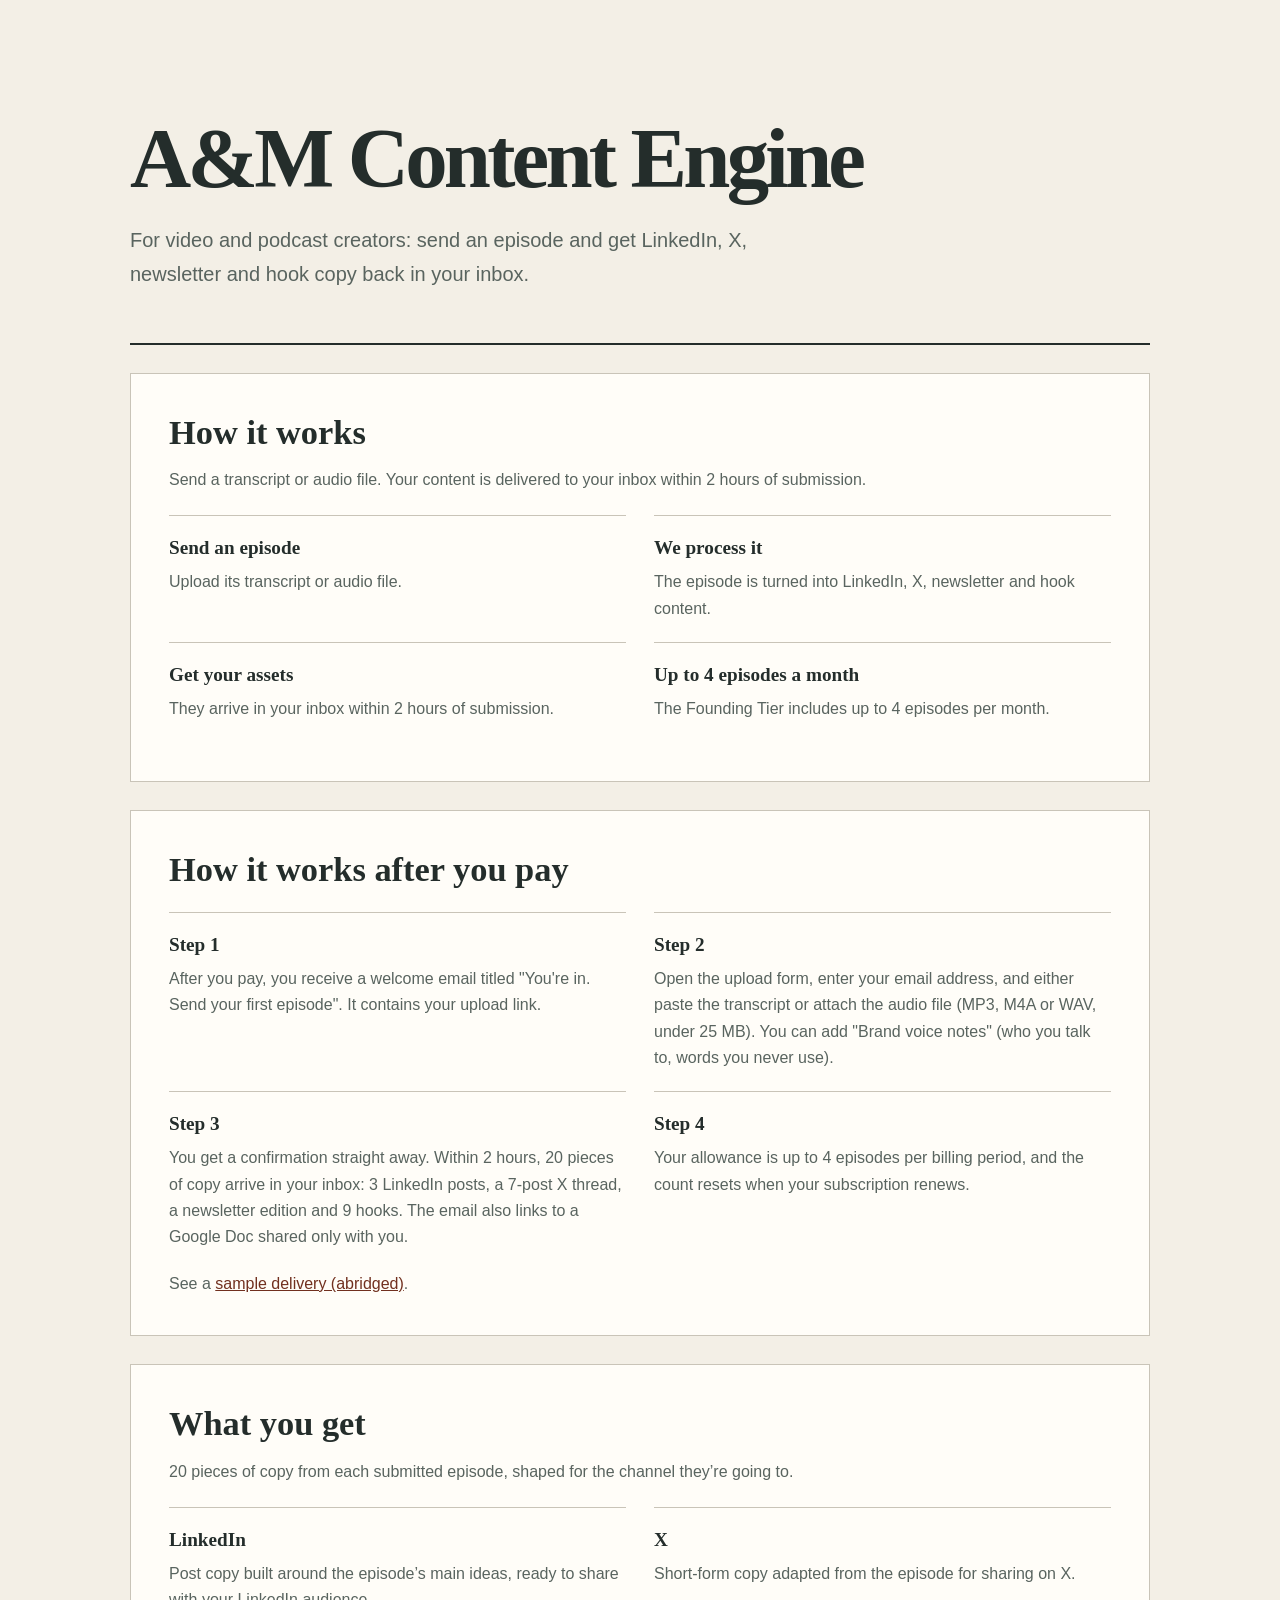
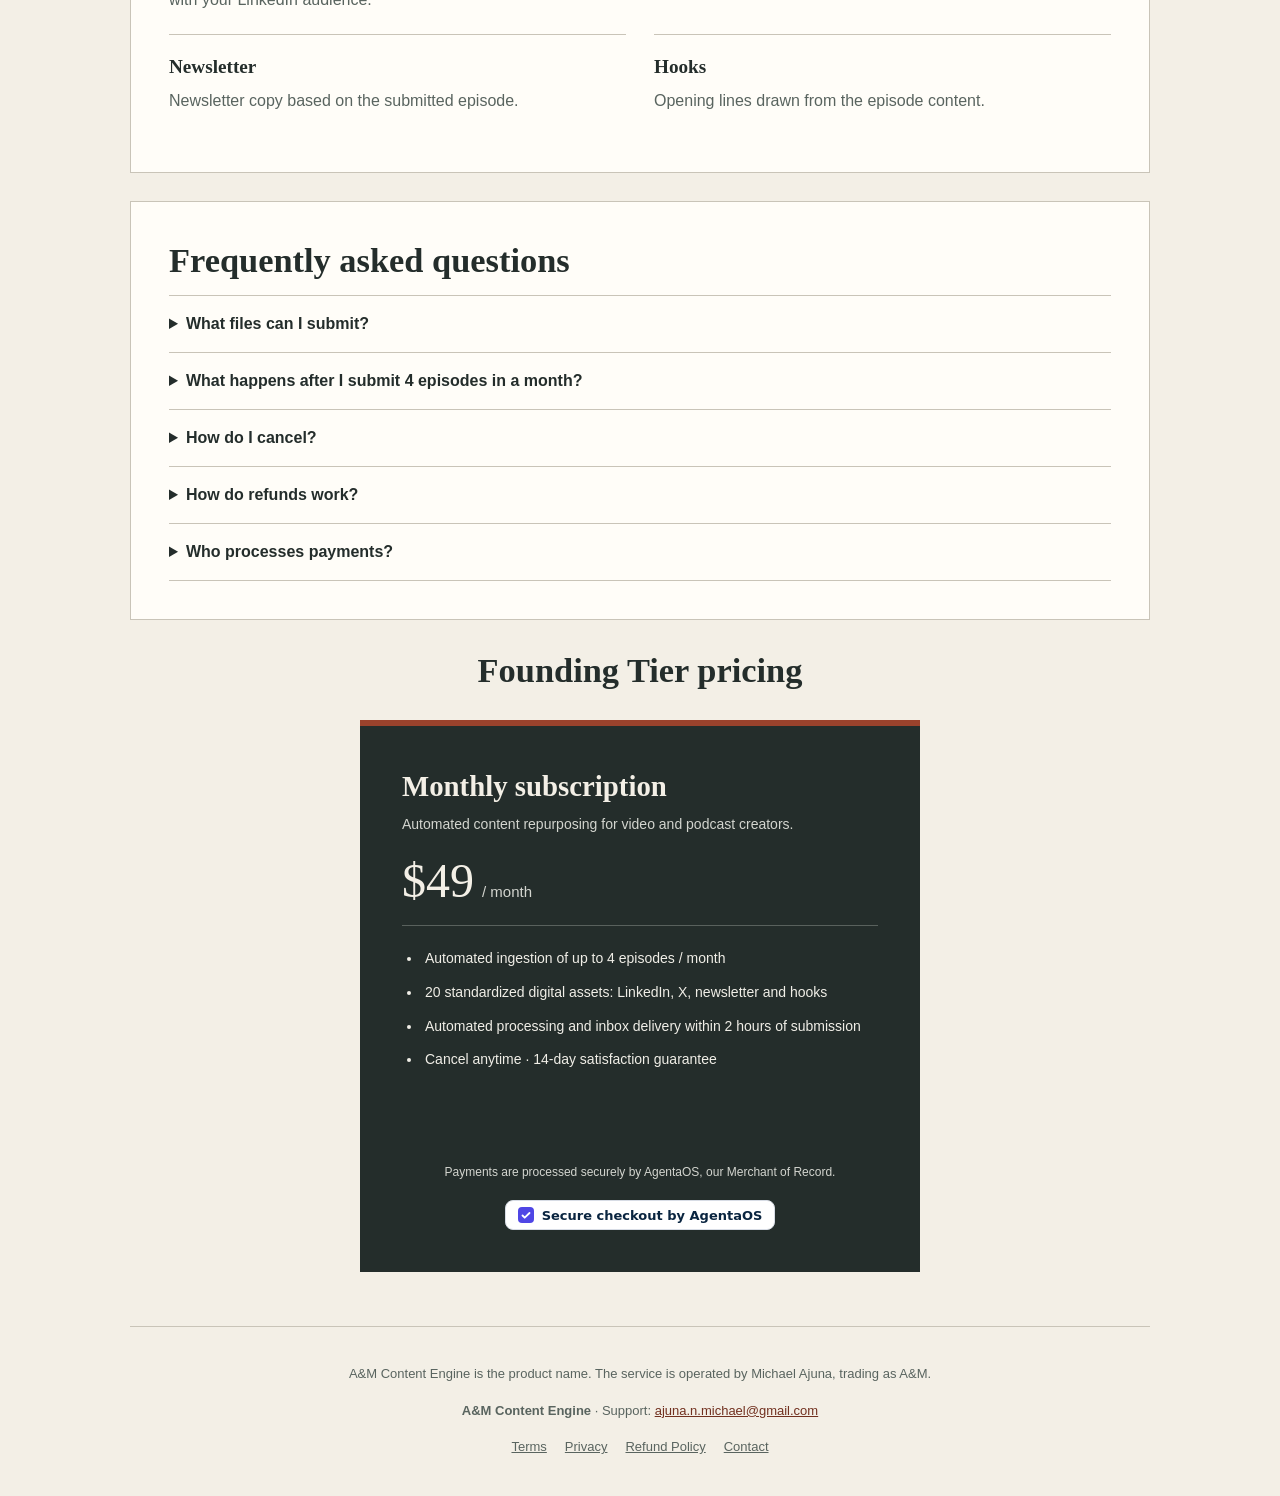
<file: index.html>
<!DOCTYPE html>
<html lang="en">
<head>
  <meta charset="UTF-8">
  <meta name="viewport" content="width=device-width, initial-scale=1.0">
  <meta name="description" content="Turn long-form video and podcast episodes into LinkedIn, X, newsletter and hook content. Founding Tier: $49/month.">
  <title>A&amp;M Content Engine — Founding Tier</title>
  <style>
    :root {
      --paper: #f3efe6;
      --surface: #fffdf8;
      --ink: #242d2b;
      --muted: #59645f;
      --accent: #9a422c;
      --accent-dark: #71301f;
      --line: #c9c4b8;
      --soft: #e8e2d6;
    }
    * { box-sizing: border-box; }
    html { scroll-behavior: smooth; }
    body {
      margin: 0;
      min-height: 100vh;
      padding: 28px;
      background: var(--paper);
      color: var(--ink);
      font-family: "Trebuchet MS", Arial, sans-serif;
      line-height: 1.6;
    }
    h1, h2, h3, .price { font-family: Georgia, "Times New Roman", serif; }
    a { color: var(--accent-dark); }
    a:focus-visible, summary:focus-visible {
      outline: 3px solid var(--accent);
      outline-offset: 4px;
      border-radius: 2px;
    }
    main, .site-footer { width: min(100%, 1020px); margin-inline: auto; }
    .hero { padding: clamp(42px, 8vw, 88px) 0 52px; border-bottom: 2px solid var(--ink); }
    h1 { max-width: 760px; font-size: clamp(2.6rem, 7vw, 5.3rem); line-height: 1; letter-spacing: -.045em; margin: 0 0 22px; }
    .hero p { max-width: 690px; color: var(--muted); font-size: clamp(1.05rem, 2vw, 1.25rem); line-height: 1.7; margin: 0; }
    .section { margin: 28px 0; padding: clamp(22px, 4vw, 38px); background: var(--surface); border: 1px solid var(--line); }
    h2 { font-size: clamp(1.65rem, 3vw, 2.15rem); line-height: 1.2; margin: 0 0 14px; }
    h3 { font-size: 1.2rem; line-height: 1.3; margin: 0 0 8px; }
    .section-intro, .content-card p, .faq p { color: var(--muted); line-height: 1.65; }
    .section-intro { max-width: 720px; margin: 0; }
    .steps, .asset-grid { display: grid; grid-template-columns: repeat(2, minmax(0, 1fr)); gap: 0 28px; margin-top: 22px; }
    .content-card { min-width: 0; padding: 20px 0; border-top: 1px solid var(--line); }
    .content-card p { margin: 0; }
    .faq-list { display: grid; gap: 0; }
    details { border-top: 1px solid var(--line); padding: 16px 0; }
    details:last-child { border-bottom: 1px solid var(--line); }
    summary { cursor: pointer; font-weight: 700; line-height: 1.5; }
    details p { margin: 10px 0 0; }
    .pricing-wrap { display: flex; justify-content: center; padding: 10px 0 30px; }
    .card { width: 100%; max-width: 560px; padding: clamp(24px, 5vw, 42px); background: var(--ink); color: var(--paper); border-top: 6px solid var(--accent); }
    .card h3 { font-size: 1.8rem; margin: 0 0 8px; }
    .description { color: #d3d5cf; font-size: 14px; line-height: 1.6; margin: 0 0 22px; }
    .price-box { display: flex; align-items: baseline; gap: 8px; margin-bottom: 22px; padding-bottom: 20px; border-bottom: 1px solid #59615d; }
    .price { font-size: 3rem; line-height: 1; }
    .period { color: #d3d5cf; font-size: 15px; }
    .features { margin: 0 0 30px; padding-left: 20px; display: flex; flex-direction: column; gap: 12px; }
    .features li { padding-left: 3px; color: #f0eee7; font-size: 14px; line-height: 1.55; }
    .footer-note { margin: 14px 0 0; color: #d3d5cf; text-align: center; font-size: 12px; line-height: 1.6; }
    #checkout { min-height: 48px; }
    .site-footer { border-top: 1px solid var(--line); margin-top: 24px; padding: 22px 0 10px; text-align: center; color: var(--muted); font-size: 13px; line-height: 1.8; }
    .footer-links { display: flex; flex-wrap: wrap; justify-content: center; gap: 8px 18px; margin-top: 8px; }
    .footer-links a { color: var(--muted); }
    .footer-links a:hover, .footer-links a:focus-visible { color: var(--accent-dark); text-decoration-thickness: 2px; }
    @media (max-width: 600px) {
      body { padding: 16px; }
      .hero { padding-top: 42px; padding-bottom: 34px; }
      .steps, .asset-grid { grid-template-columns: 1fr; }
      .section { margin: 20px 0; }
    }
  </style>
</head>
<body>
  <main>
    <section class="hero" aria-labelledby="page-title">
      <h1 id="page-title">A&amp;M Content Engine</h1>
      <p>For video and podcast creators: send an episode and get LinkedIn, X, newsletter and hook copy back in your inbox.</p>
    </section>

    <section class="section" aria-labelledby="how-it-works">
      <h2 id="how-it-works">How it works</h2>
      <p class="section-intro">Send a transcript or audio file. Your content is delivered to your inbox within 2 hours of submission.</p>
      <div class="steps">
        <article class="content-card"><h3>Send an episode</h3><p>Upload its transcript or audio file.</p></article>
        <article class="content-card"><h3>We process it</h3><p>The episode is turned into LinkedIn, X, newsletter and hook content.</p></article>
        <article class="content-card"><h3>Get your assets</h3><p>They arrive in your inbox within 2 hours of submission.</p></article>
        <article class="content-card"><h3>Up to 4 episodes a month</h3><p>The Founding Tier includes up to 4 episodes per month.</p></article>
      </div>
    </section>

    <section class="section" aria-labelledby="after-you-pay">
      <h2 id="after-you-pay">How it works after you pay</h2>
      <div class="steps">
        <article class="content-card"><h3>Step 1</h3><p>After you pay, you receive a welcome email titled "You're in. Send your first episode". It contains your upload link.</p></article>
        <article class="content-card"><h3>Step 2</h3><p>Open the upload form, enter your email address, and either paste the transcript or attach the audio file (MP3, M4A or WAV, under 25 MB). You can add "Brand voice notes" (who you talk to, words you never use).</p></article>
        <article class="content-card"><h3>Step 3</h3><p>You get a confirmation straight away. Within 2 hours, 20 pieces of copy arrive in your inbox: 3 LinkedIn posts, a 7-post X thread, a newsletter edition and 9 hooks. The email also links to a Google Doc shared only with you.</p></article>
        <article class="content-card"><h3>Step 4</h3><p>Your allowance is up to 4 episodes per billing period, and the count resets when your subscription renews.</p></article>
      </div>
      <p class="section-intro">See a <a href="sample.html">sample delivery (abridged)</a>.</p>
    </section>

    <section class="section" aria-labelledby="what-you-get">
      <h2 id="what-you-get">What you get</h2>
      <p class="section-intro">20 pieces of copy from each submitted episode, shaped for the channel they’re going to.</p>
      <div class="asset-grid">
        <article class="content-card"><h3>LinkedIn</h3><p>Post copy built around the episode’s main ideas, ready to share with your LinkedIn audience.</p></article>
        <article class="content-card"><h3>X</h3><p>Short-form copy adapted from the episode for sharing on X.</p></article>
        <article class="content-card"><h3>Newsletter</h3><p>Newsletter copy based on the submitted episode.</p></article>
        <article class="content-card"><h3>Hooks</h3><p>Opening lines drawn from the episode content.</p></article>
      </div>
    </section>

    <section class="section faq" aria-labelledby="faq-heading">
      <h2 id="faq-heading">Frequently asked questions</h2>
      <div class="faq-list">
        <details><summary>What files can I submit?</summary><p>Upload an episode transcript or an audio file.</p></details>
        <details><summary>What happens after I submit 4 episodes in a month?</summary><p>The tier currently includes up to 4 episodes per month. Additional episodes are not included in that monthly allowance.</p></details>
        <details><summary>How do I cancel?</summary><p>To cancel, use the cancel link in your welcome email (it includes your personal cancel code), or reply to that email with 'Cancel'. Cancelling stops the next renewal. You keep access until the end of the period you have paid for, and you will not be charged again.</p></details>
        <details><summary>How do refunds work?</summary><p>The plan includes a 14-day satisfaction guarantee. To request a refund, email <a href="mailto:ajuna.n.michael@gmail.com">ajuna.n.michael@gmail.com</a>.</p></details>
        <details><summary>Who processes payments?</summary><p>AgentaOS processes payments as our Merchant of Record.</p></details>
      </div>
    </section>

    <section aria-labelledby="pricing-heading">
      <h2 id="pricing-heading" style="text-align:center; margin: 30px 0 18px;">Founding Tier pricing</h2>
      <div class="pricing-wrap">
        <div class="card">
          <h3>Monthly subscription</h3>
          <p class="description">Automated content repurposing for video and podcast creators.</p>
          <div class="price-box"><span class="price">$49</span><span class="period">/ month</span></div>
          <ul class="features">
            <li>Automated ingestion of up to 4 episodes / month</li>
            <li>20 standardized digital assets: LinkedIn, X, newsletter and hooks</li>
            <li>Automated processing and inbox delivery within 2 hours of submission</li>
            <li>Cancel anytime · 14-day satisfaction guarantee</li>
          </ul>
          <div id="checkout"></div>
          <script src="https://app.agentaos.ai/v1/agentaos.js"></script>
          <script>
            AgentaOS.checkout.open({ link: 'https://app.agentaos.ai/pay/CBSPDFWQ1uRnyCPpmZjpYw', target: '#checkout' });
          </script>
          <p class="footer-note">Payments are processed securely by AgentaOS, our Merchant of Record.</p>
          <div style="margin-top: 18px; display: flex; justify-content: center;">
            <a href="https://agentaos.ai/?ref=badge&amp;m=484adb1f616f6763" data-agentaos-badge="484adb1f616f6763" title="Secure checkout by AgentaOS" style="display:inline-flex;align-items:center;gap:8px;padding:6px 12px;border:1px solid #d7dce5;border-radius:8px;background:#fff;color:#0a2540;font:600 13px/1 system-ui,sans-serif;text-decoration:none"><svg width="16" height="16" viewBox="0 0 16 16" aria-hidden="true"><rect width="16" height="16" rx="4" fill="#4f46e5"/><path d="M4.5 8.5l2.2 2.2L11.5 6" fill="none" stroke="#fff" stroke-width="1.8" stroke-linecap="round" stroke-linejoin="round"/></svg><span>Secure checkout by AgentaOS</span></a>
          </div>
        </div>
      </div>
    </section>
  </main>
  <footer class="site-footer">
    <p>A&amp;M Content Engine is the product name. The service is operated by Michael Ajuna, trading as A&amp;M.</p>
    <p><strong>A&amp;M Content Engine</strong> · Support: <a href="mailto:ajuna.n.michael@gmail.com">ajuna.n.michael@gmail.com</a></p>
    <nav class="footer-links" aria-label="Legal and support links">
      <a href="terms.html">Terms</a><a href="privacy.html">Privacy</a><a href="refunds.html">Refund Policy</a><a href="contact.html">Contact</a>
    </nav>
  </footer>
</body>
</html>
</file>
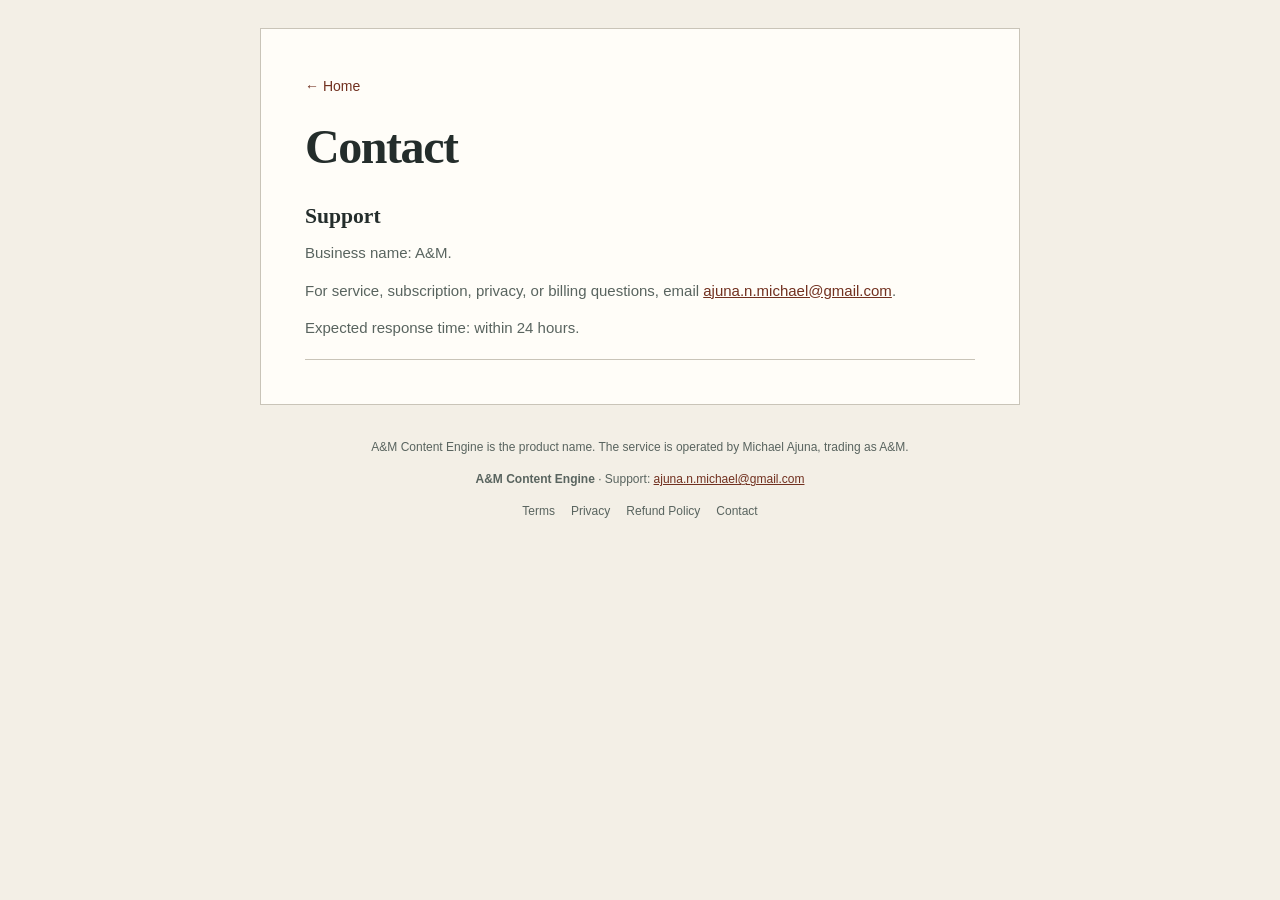
<file: contact.html>
<!DOCTYPE html>
<html lang="en">
<head>
  <meta charset="UTF-8">
  <meta name="viewport" content="width=device-width, initial-scale=1.0">
  <meta name="description" content="Contact A&amp;M for help with the service, subscriptions, privacy, or billing.">
  <title>Contact — A&amp;M Content Engine</title>
  <link rel="stylesheet" href="legal.css">
</head>
<body>
  <main>
    <a class="back" href="index.html">&larr; Home</a>
    <h1>Contact</h1>
    <section>
      <h2>Support</h2>
      <p>Business name: A&amp;M.</p>
      <p>For service, subscription, privacy, or billing questions, email <a href="mailto:ajuna.n.michael@gmail.com">ajuna.n.michael@gmail.com</a>.</p>
      <p>Expected response time: within 24 hours.</p>
    </section>
  </main>
  <footer class="site-footer">
    <p>A&amp;M Content Engine is the product name. The service is operated by Michael Ajuna, trading as A&amp;M.</p>
    <p><strong>A&amp;M Content Engine</strong> &middot; Support: <a href="mailto:ajuna.n.michael@gmail.com">ajuna.n.michael@gmail.com</a></p>
    <nav class="footer-links" aria-label="Legal and support links"><a href="terms.html">Terms</a><a href="privacy.html">Privacy</a><a href="refunds.html">Refund Policy</a><a href="contact.html">Contact</a></nav>
  </footer>
</body>
</html>
</file>
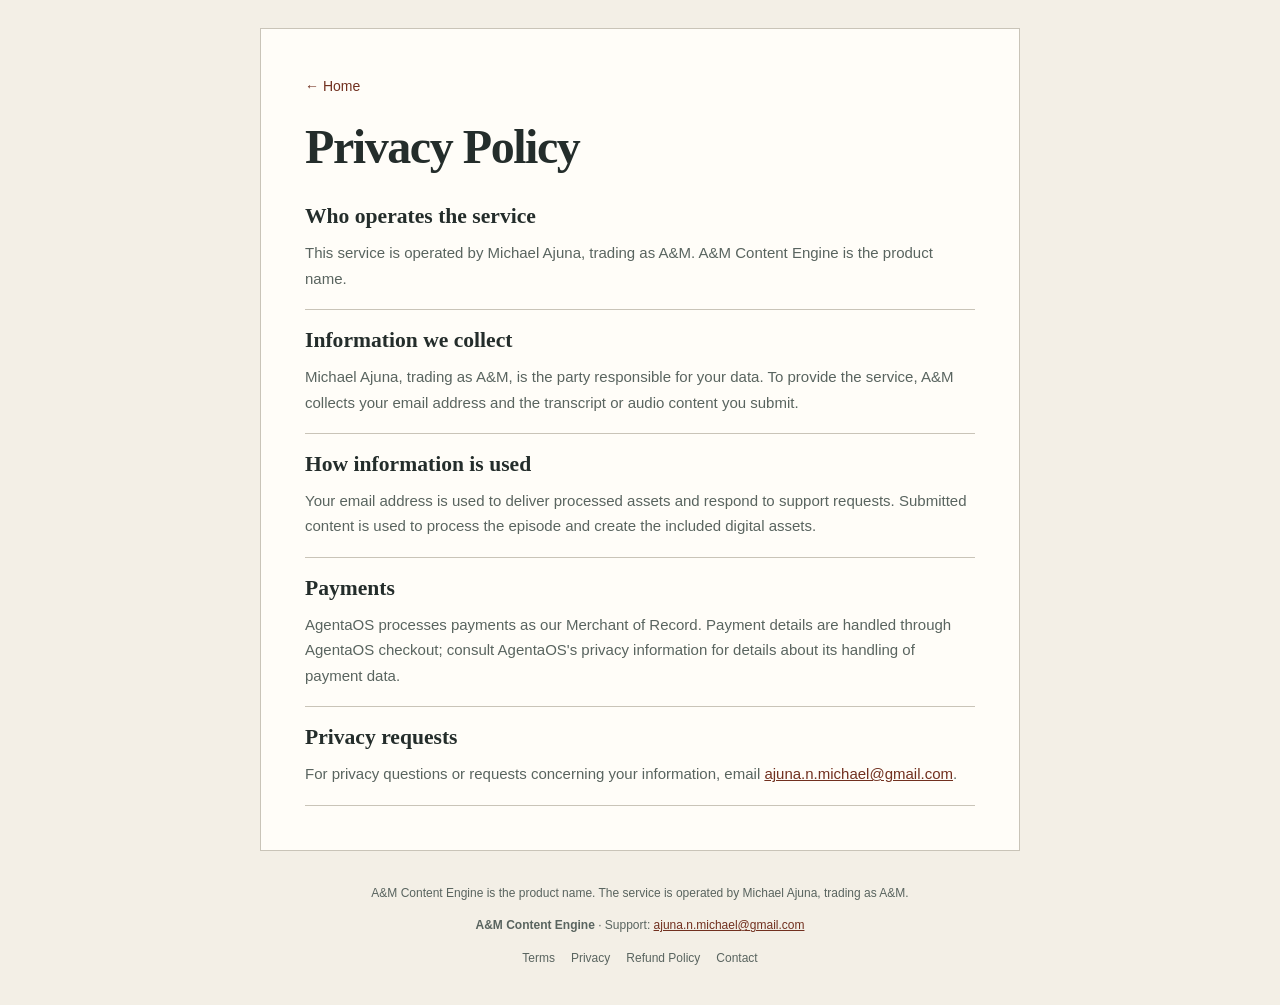
<file: privacy.html>
<!DOCTYPE html>
<html lang="en">
<head>
  <meta charset="UTF-8">
  <meta name="viewport" content="width=device-width, initial-scale=1.0">
  <meta name="description" content="Learn how A&amp;M Content Engine uses email addresses and submitted episode content.">
  <title>Privacy Policy — A&amp;M Content Engine</title>
  <link rel="stylesheet" href="legal.css">
</head>
<body>
  <main>
    <a class="back" href="index.html">&larr; Home</a>
    <h1>Privacy Policy</h1>
    <section>
      <h2>Who operates the service</h2>
      <p>This service is operated by Michael Ajuna, trading as A&amp;M. A&amp;M Content Engine is the product name.</p>
    </section>
    <section>
      <h2>Information we collect</h2>
      <p>Michael Ajuna, trading as A&amp;M, is the party responsible for your data. To provide the service, A&amp;M collects your email address and the transcript or audio content you submit.</p>
    </section>
    <section>
      <h2>How information is used</h2>
      <p>Your email address is used to deliver processed assets and respond to support requests. Submitted content is used to process the episode and create the included digital assets.</p>
    </section>
    <section>
      <h2>Payments</h2>
      <p>AgentaOS processes payments as our Merchant of Record. Payment details are handled through AgentaOS checkout; consult AgentaOS's privacy information for details about its handling of payment data.</p>
    </section>
    <section>
      <h2>Privacy requests</h2>
      <p>For privacy questions or requests concerning your information, email <a href="mailto:ajuna.n.michael@gmail.com">ajuna.n.michael@gmail.com</a>.</p>
    </section>
  </main>
  <footer class="site-footer">
    <p>A&amp;M Content Engine is the product name. The service is operated by Michael Ajuna, trading as A&amp;M.</p>
    <p><strong>A&amp;M Content Engine</strong> &middot; Support: <a href="mailto:ajuna.n.michael@gmail.com">ajuna.n.michael@gmail.com</a></p>
    <nav class="footer-links" aria-label="Legal and support links"><a href="terms.html">Terms</a><a href="privacy.html">Privacy</a><a href="refunds.html">Refund Policy</a><a href="contact.html">Contact</a></nav>
  </footer>
</body>
</html>
</file>
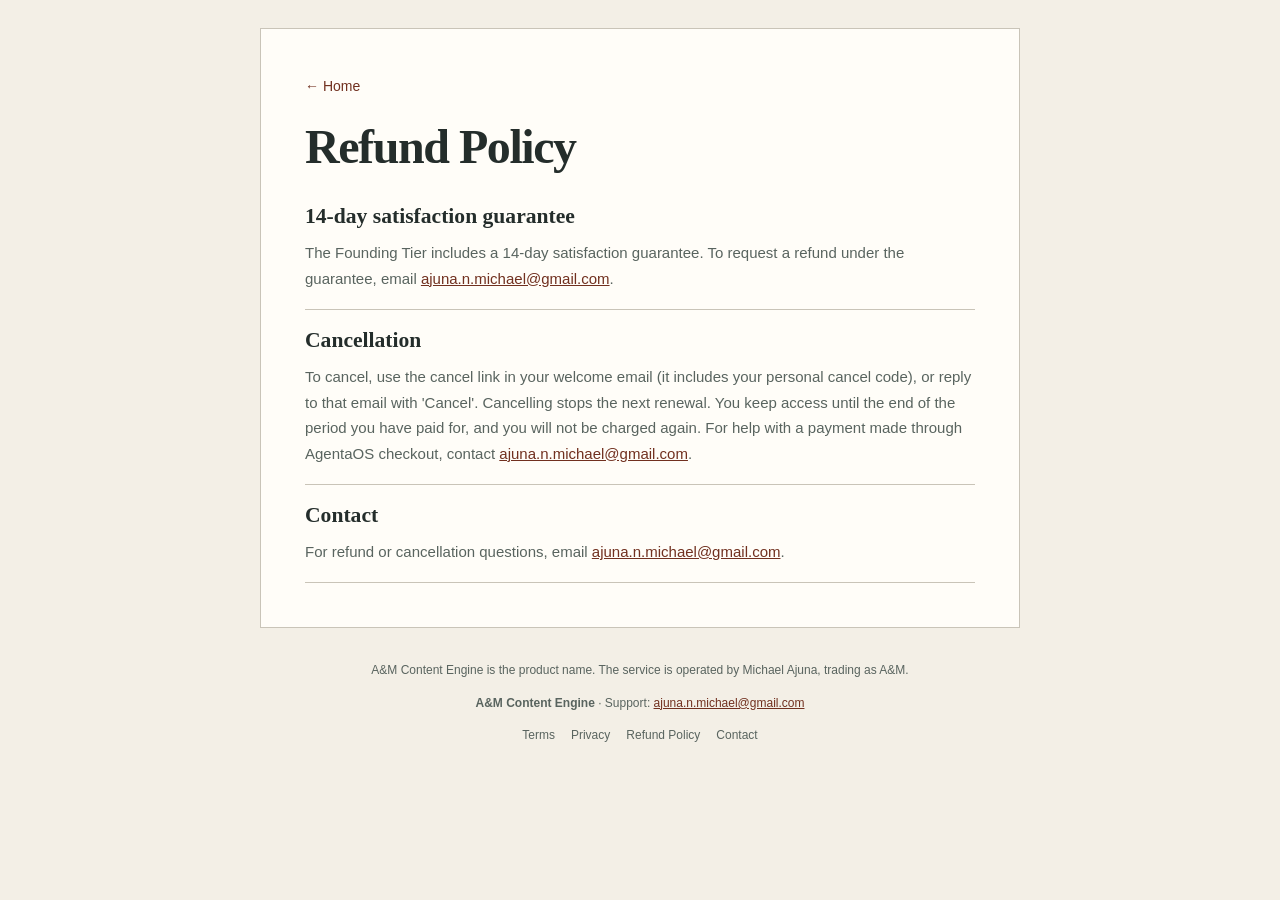
<file: refunds.html>
<!DOCTYPE html>
<html lang="en">
<head>
  <meta charset="UTF-8">
  <meta name="viewport" content="width=device-width, initial-scale=1.0">
  <meta name="description" content="Founding Tier refund and cancellation information, including its 14-day satisfaction guarantee.">
  <title>Refund Policy — A&amp;M Content Engine</title>
  <link rel="stylesheet" href="legal.css">
</head>
<body>
  <main>
    <a class="back" href="index.html">&larr; Home</a>
    <h1>Refund Policy</h1>
    <section>
      <h2>14-day satisfaction guarantee</h2>
      <p>The Founding Tier includes a 14-day satisfaction guarantee. To request a refund under the guarantee, email <a href="mailto:ajuna.n.michael@gmail.com">ajuna.n.michael@gmail.com</a>.</p>
    </section>
    <section>
      <h2>Cancellation</h2>
      <p>To cancel, use the cancel link in your welcome email (it includes your personal cancel code), or reply to that email with 'Cancel'. Cancelling stops the next renewal. You keep access until the end of the period you have paid for, and you will not be charged again. For help with a payment made through AgentaOS checkout, contact <a href="mailto:ajuna.n.michael@gmail.com">ajuna.n.michael@gmail.com</a>.</p>
    </section>
    <section>
      <h2>Contact</h2>
      <p>For refund or cancellation questions, email <a href="mailto:ajuna.n.michael@gmail.com">ajuna.n.michael@gmail.com</a>.</p>
    </section>
  </main>
  <footer class="site-footer">
    <p>A&amp;M Content Engine is the product name. The service is operated by Michael Ajuna, trading as A&amp;M.</p>
    <p><strong>A&amp;M Content Engine</strong> &middot; Support: <a href="mailto:ajuna.n.michael@gmail.com">ajuna.n.michael@gmail.com</a></p>
    <nav class="footer-links" aria-label="Legal and support links"><a href="terms.html">Terms</a><a href="privacy.html">Privacy</a><a href="refunds.html">Refund Policy</a><a href="contact.html">Contact</a></nav>
  </footer>
</body>
</html>
</file>
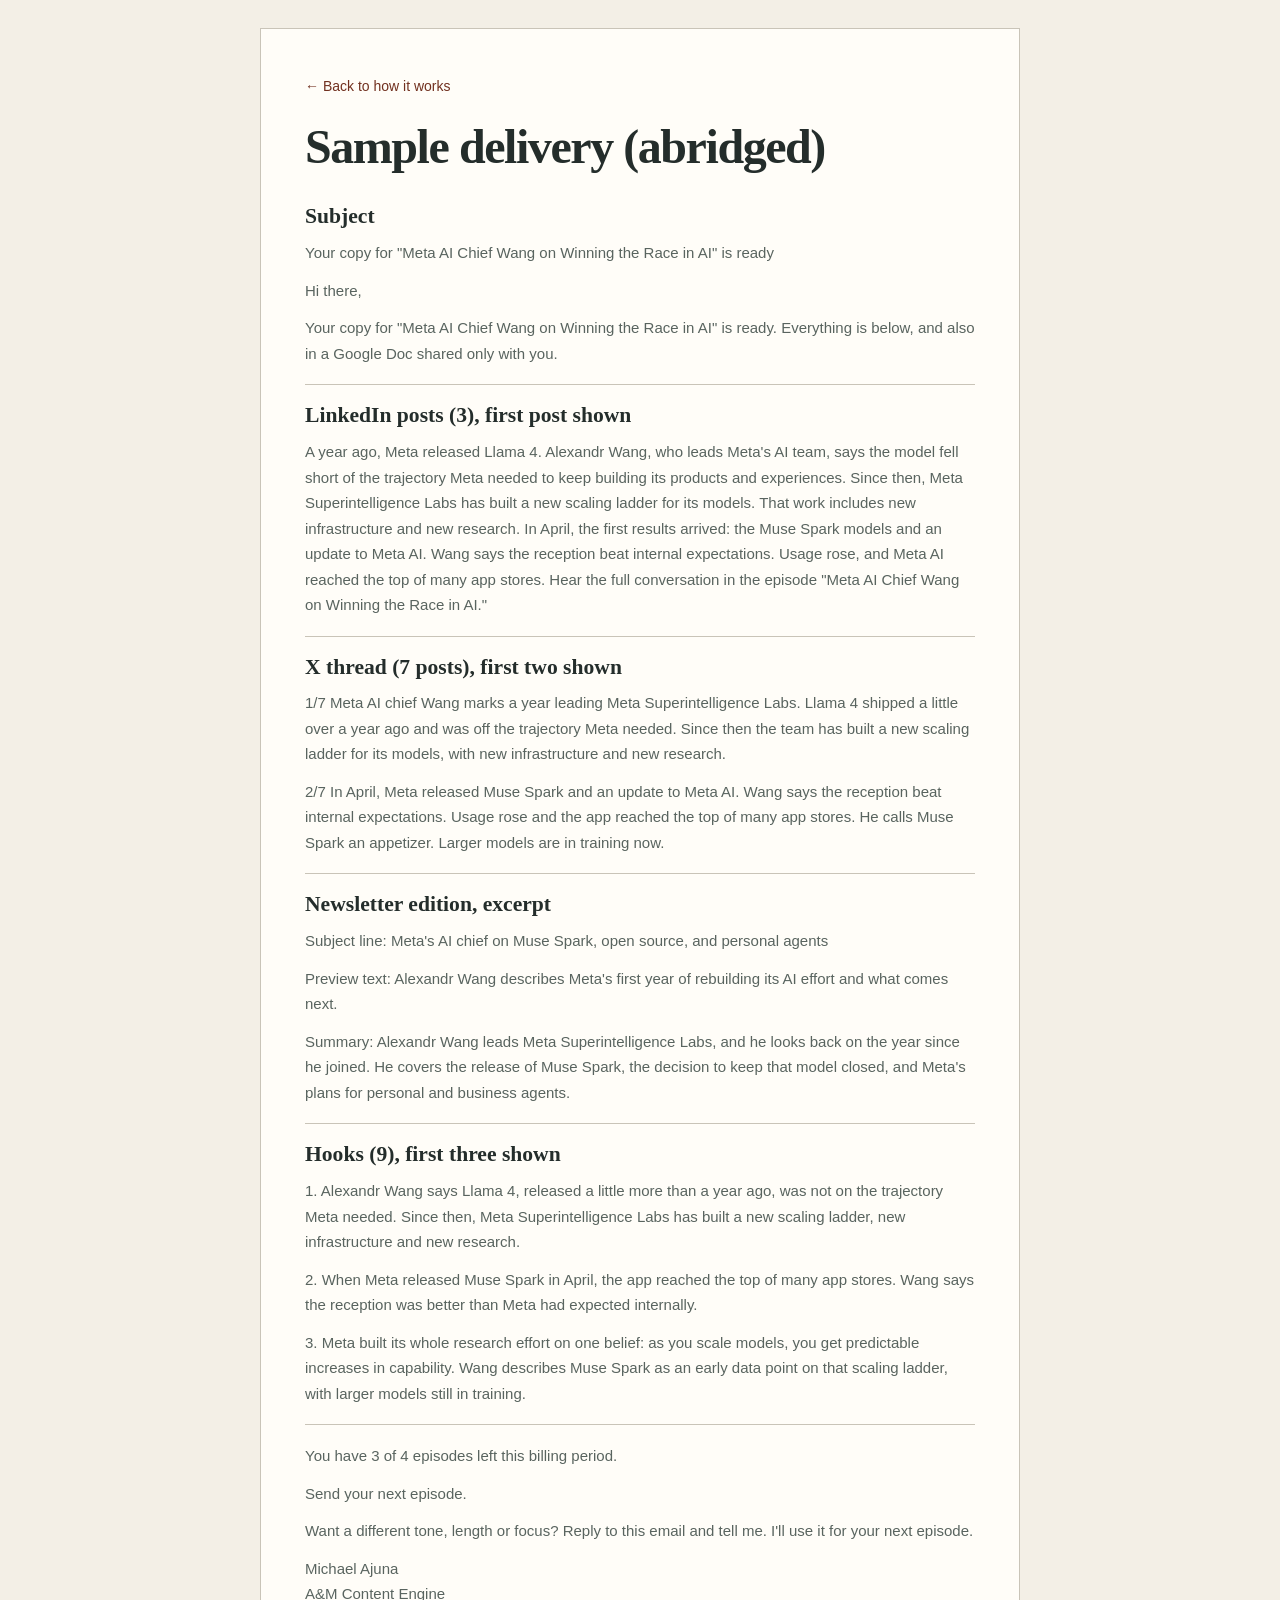
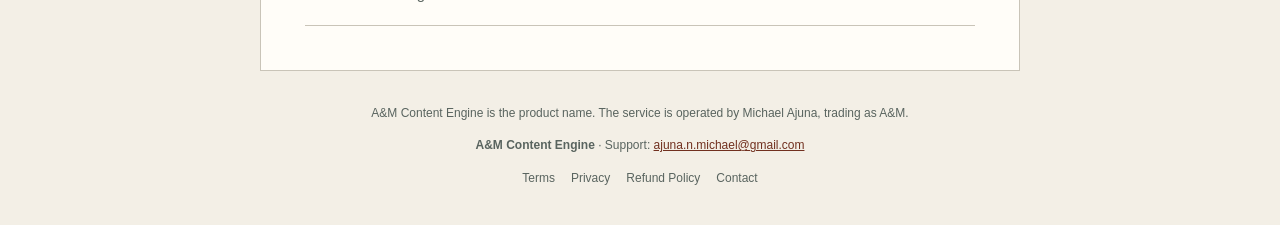
<file: sample.html>
<!DOCTYPE html>
<html lang="en">
<head>
  <meta charset="UTF-8">
  <meta name="viewport" content="width=device-width, initial-scale=1.0">
  <meta name="description" content="Sample delivery (abridged): the email a buyer receives with their copy from A&amp;M Content Engine.">
  <title>Sample delivery (abridged) — A&amp;M Content Engine</title>
  <link rel="stylesheet" href="legal.css">
</head>
<body>
  <main>
    <a class="back" href="index.html#after-you-pay">&larr; Back to how it works</a>
    <h1>Sample delivery (abridged)</h1>
    <section>
      <h2>Subject</h2>
      <p>Your copy for "Meta AI Chief Wang on Winning the Race in AI" is ready</p>
      <p>Hi there,</p>
      <p>Your copy for "Meta AI Chief Wang on Winning the Race in AI" is ready. Everything is below, and also in a Google Doc shared only with you.</p>
    </section>
    <section>
      <h2>LinkedIn posts (3), first post shown</h2>
      <p>A year ago, Meta released Llama 4. Alexandr Wang, who leads Meta's AI team, says the model fell short of the trajectory Meta needed to keep building its products and experiences. Since then, Meta Superintelligence Labs has built a new scaling ladder for its models. That work includes new infrastructure and new research. In April, the first results arrived: the Muse Spark models and an update to Meta AI. Wang says the reception beat internal expectations. Usage rose, and Meta AI reached the top of many app stores. Hear the full conversation in the episode "Meta AI Chief Wang on Winning the Race in AI."</p>
    </section>
    <section>
      <h2>X thread (7 posts), first two shown</h2>
      <p>1/7 Meta AI chief Wang marks a year leading Meta Superintelligence Labs. Llama 4 shipped a little over a year ago and was off the trajectory Meta needed. Since then the team has built a new scaling ladder for its models, with new infrastructure and new research.</p>
      <p>2/7 In April, Meta released Muse Spark and an update to Meta AI. Wang says the reception beat internal expectations. Usage rose and the app reached the top of many app stores. He calls Muse Spark an appetizer. Larger models are in training now.</p>
    </section>
    <section>
      <h2>Newsletter edition, excerpt</h2>
      <p>Subject line: Meta's AI chief on Muse Spark, open source, and personal agents</p>
      <p>Preview text: Alexandr Wang describes Meta's first year of rebuilding its AI effort and what comes next.</p>
      <p>Summary: Alexandr Wang leads Meta Superintelligence Labs, and he looks back on the year since he joined. He covers the release of Muse Spark, the decision to keep that model closed, and Meta's plans for personal and business agents.</p>
    </section>
    <section>
      <h2>Hooks (9), first three shown</h2>
      <p>1. Alexandr Wang says Llama 4, released a little more than a year ago, was not on the trajectory Meta needed. Since then, Meta Superintelligence Labs has built a new scaling ladder, new infrastructure and new research.</p>
      <p>2. When Meta released Muse Spark in April, the app reached the top of many app stores. Wang says the reception was better than Meta had expected internally.</p>
      <p>3. Meta built its whole research effort on one belief: as you scale models, you get predictable increases in capability. Wang describes Muse Spark as an early data point on that scaling ladder, with larger models still in training.</p>
    </section>
    <section>
      <p>You have 3 of 4 episodes left this billing period.</p>
      <p>Send your next episode.</p>
      <p>Want a different tone, length or focus? Reply to this email and tell me. I'll use it for your next episode.</p>
      <p>Michael Ajuna<br>A&amp;M Content Engine</p>
    </section>
  </main>
  <footer class="site-footer">
    <p>A&amp;M Content Engine is the product name. The service is operated by Michael Ajuna, trading as A&amp;M.</p>
    <p><strong>A&amp;M Content Engine</strong> &middot; Support: <a href="mailto:ajuna.n.michael@gmail.com">ajuna.n.michael@gmail.com</a></p>
    <nav class="footer-links" aria-label="Legal and support links"><a href="terms.html">Terms</a><a href="privacy.html">Privacy</a><a href="refunds.html">Refund Policy</a><a href="contact.html">Contact</a></nav>
  </footer>
</body>
</html>
</file>
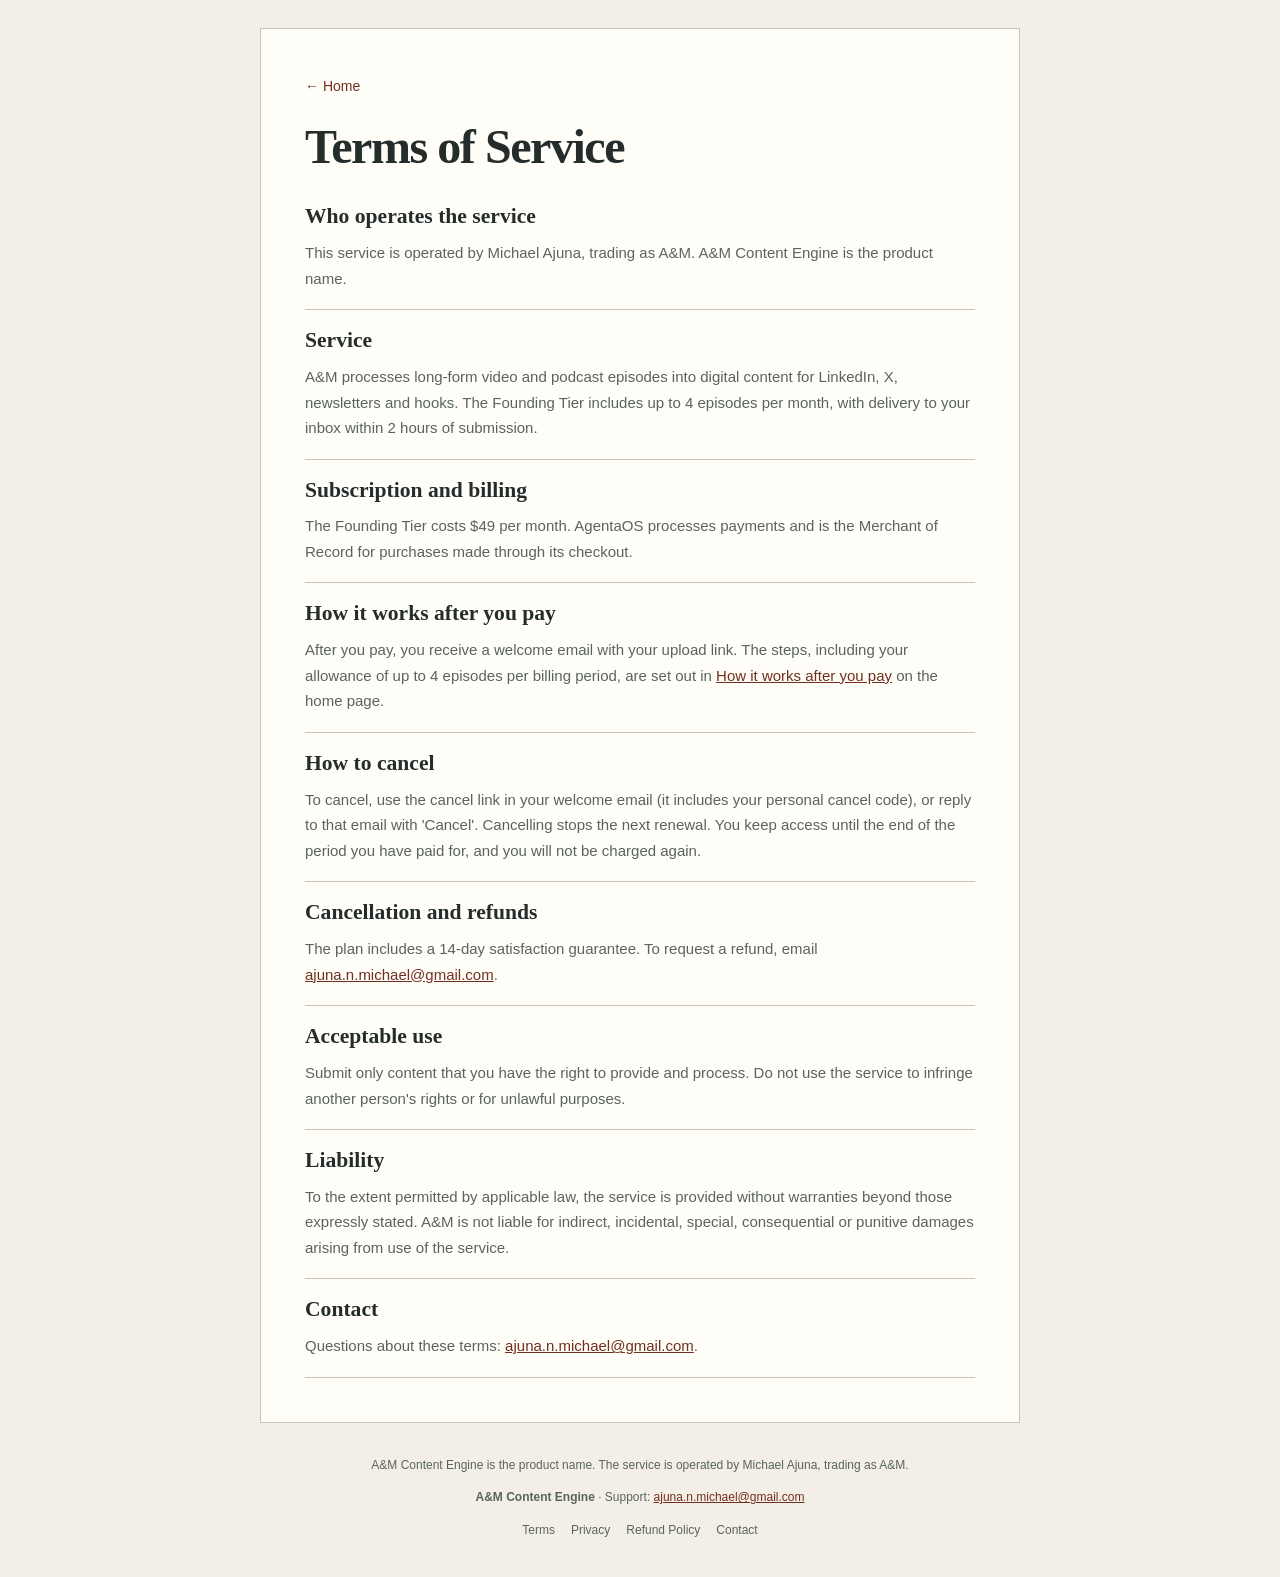
<file: terms.html>
<!DOCTYPE html>
<html lang="en">
<head>
  <meta charset="UTF-8">
  <meta name="viewport" content="width=device-width, initial-scale=1.0">
  <meta name="description" content="Terms for the Founding Tier monthly subscription and content repurposing service.">
  <title>Terms of Service — A&amp;M Content Engine</title>
  <link rel="stylesheet" href="legal.css">
</head>
<body>
  <main>
    <a class="back" href="index.html">&larr; Home</a>
    <h1>Terms of Service</h1>
    <section>
      <h2>Who operates the service</h2>
      <p>This service is operated by Michael Ajuna, trading as A&amp;M. A&amp;M Content Engine is the product name.</p>
    </section>
    <section>
      <h2>Service</h2>
      <p>A&amp;M processes long-form video and podcast episodes into digital content for LinkedIn, X, newsletters and hooks. The Founding Tier includes up to 4 episodes per month, with delivery to your inbox within 2 hours of submission.</p>
    </section>
    <section>
      <h2>Subscription and billing</h2>
      <p>The Founding Tier costs $49 per month. AgentaOS processes payments and is the Merchant of Record for purchases made through its checkout.</p>
    </section>
    <section>
      <h2>How it works after you pay</h2>
      <p>After you pay, you receive a welcome email with your upload link. The steps, including your allowance of up to 4 episodes per billing period, are set out in <a href="index.html#after-you-pay">How it works after you pay</a> on the home page.</p>
    </section>
    <section>
      <h2>How to cancel</h2>
      <p>To cancel, use the cancel link in your welcome email (it includes your personal cancel code), or reply to that email with 'Cancel'. Cancelling stops the next renewal. You keep access until the end of the period you have paid for, and you will not be charged again.</p>
    </section>
    <section>
      <h2>Cancellation and refunds</h2>
      <p>The plan includes a 14-day satisfaction guarantee. To request a refund, email <a href="mailto:ajuna.n.michael@gmail.com">ajuna.n.michael@gmail.com</a>.</p>
    </section>
    <section>
      <h2>Acceptable use</h2>
      <p>Submit only content that you have the right to provide and process. Do not use the service to infringe another person's rights or for unlawful purposes.</p>
    </section>
    <section>
      <h2>Liability</h2>
      <p>To the extent permitted by applicable law, the service is provided without warranties beyond those expressly stated. A&amp;M is not liable for indirect, incidental, special, consequential or punitive damages arising from use of the service.</p>
    </section>
    <section>
      <h2>Contact</h2>
      <p>Questions about these terms: <a href="mailto:ajuna.n.michael@gmail.com">ajuna.n.michael@gmail.com</a>.</p>
    </section>
  </main>
  <footer class="site-footer">
    <p>A&amp;M Content Engine is the product name. The service is operated by Michael Ajuna, trading as A&amp;M.</p>
    <p><strong>A&amp;M Content Engine</strong> &middot; Support: <a href="mailto:ajuna.n.michael@gmail.com">ajuna.n.michael@gmail.com</a></p>
    <nav class="footer-links" aria-label="Legal and support links"><a href="terms.html">Terms</a><a href="privacy.html">Privacy</a><a href="refunds.html">Refund Policy</a><a href="contact.html">Contact</a></nav>
  </footer>
</body>
</html>
</file>
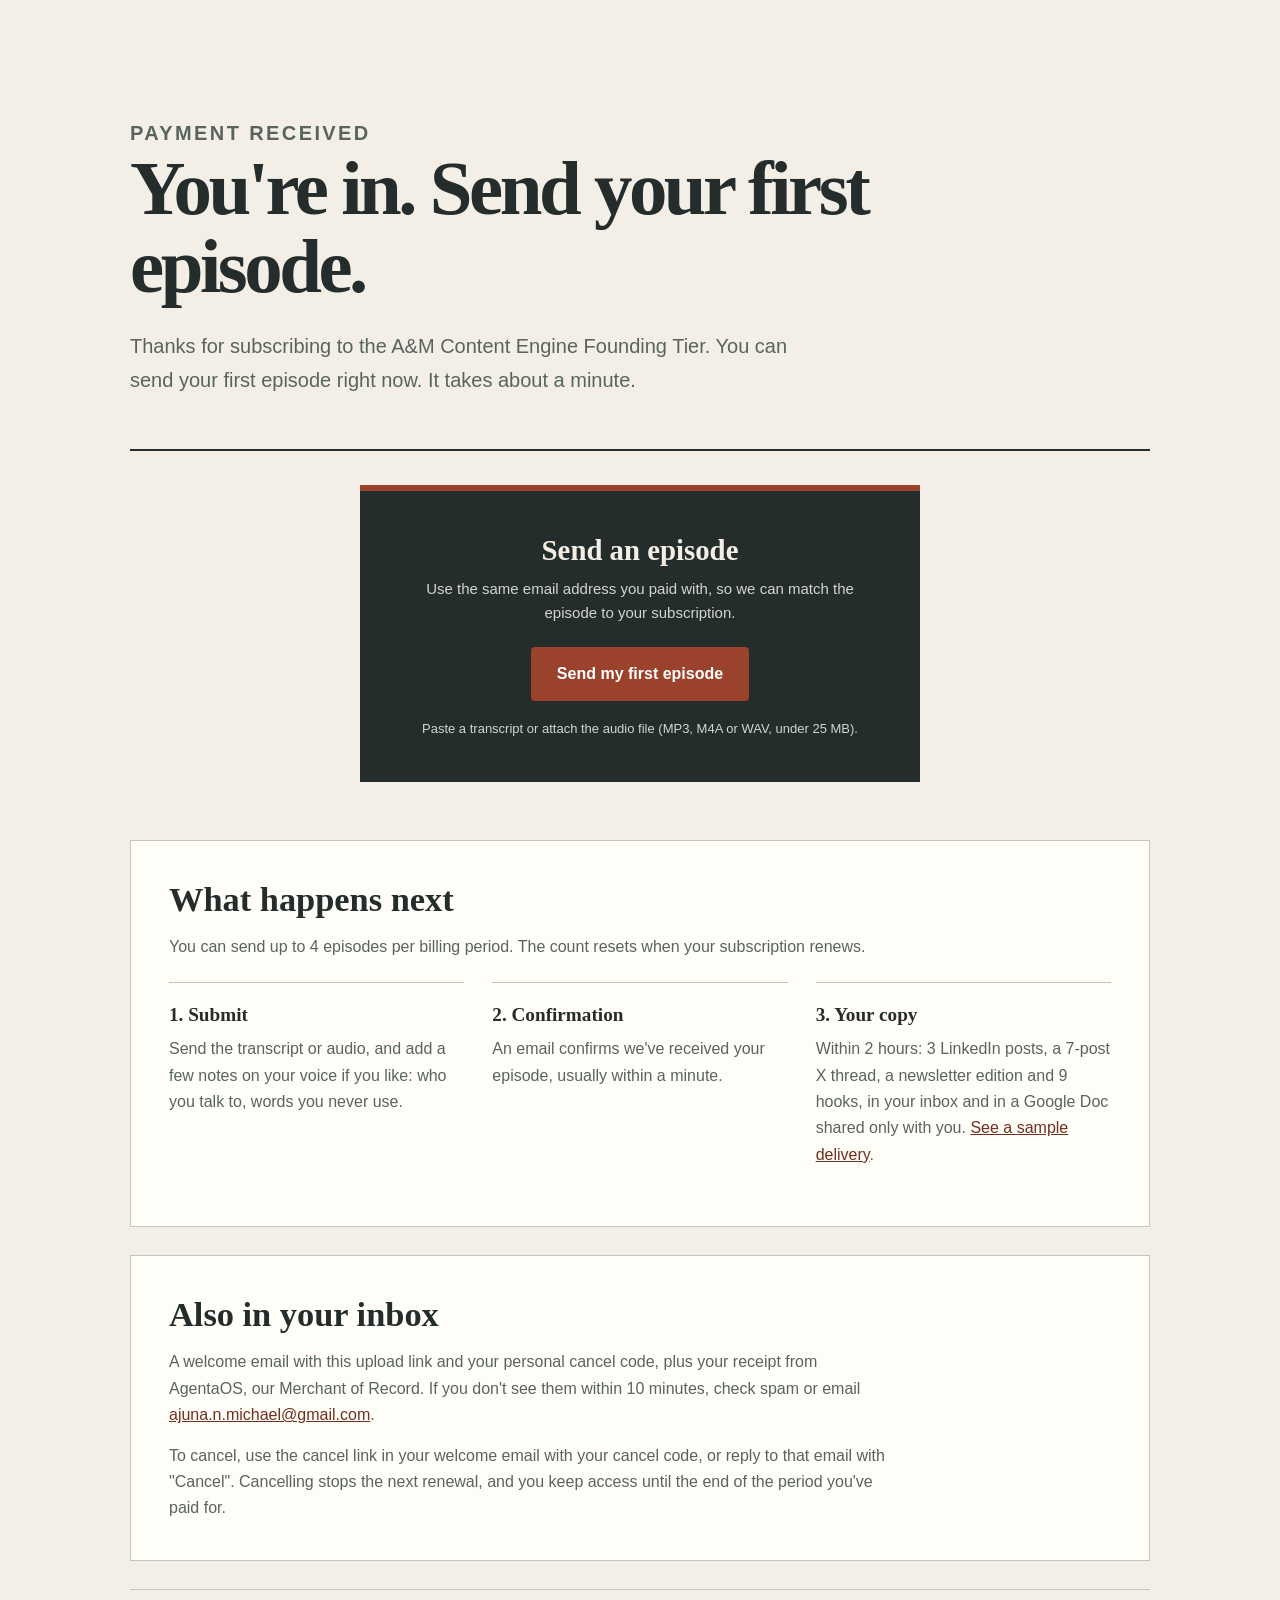
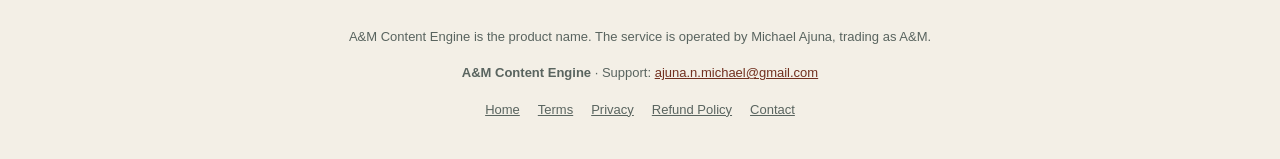
<file: welcome.html>
<!DOCTYPE html>
<html lang="en">
<head>
  <meta charset="UTF-8">
  <meta name="viewport" content="width=device-width, initial-scale=1.0">
  <meta name="robots" content="noindex">
  <meta name="description" content="Welcome to A&amp;M Content Engine. Send your first episode.">
  <title>Welcome — A&amp;M Content Engine</title>
  <style>
    :root {
      --paper: #f3efe6;
      --surface: #fffdf8;
      --ink: #242d2b;
      --muted: #59645f;
      --accent: #9a422c;
      --accent-dark: #71301f;
      --line: #c9c4b8;
      --soft: #e8e2d6;
    }
    * { box-sizing: border-box; }
    body {
      margin: 0;
      min-height: 100vh;
      padding: 28px;
      background: var(--paper);
      color: var(--ink);
      font-family: "Trebuchet MS", Arial, sans-serif;
      line-height: 1.6;
    }
    h1, h2, h3 { font-family: Georgia, "Times New Roman", serif; }
    a { color: var(--accent-dark); }
    a:focus-visible {
      outline: 3px solid var(--accent);
      outline-offset: 4px;
      border-radius: 2px;
    }
    main, .site-footer { width: min(100%, 1020px); margin-inline: auto; }
    .hero { padding: clamp(42px, 8vw, 88px) 0 52px; border-bottom: 2px solid var(--ink); }
    .eyebrow { margin: 0 0 14px; color: var(--accent-dark); font-size: 13px; font-weight: 700; letter-spacing: .12em; text-transform: uppercase; }
    h1 { max-width: 800px; font-size: clamp(2.4rem, 6.5vw, 4.8rem); line-height: 1.02; letter-spacing: -.045em; margin: 0 0 22px; }
    .hero p { max-width: 690px; color: var(--muted); font-size: clamp(1.05rem, 2vw, 1.25rem); line-height: 1.7; margin: 0; }
    .section { margin: 28px 0; padding: clamp(22px, 4vw, 38px); background: var(--surface); border: 1px solid var(--line); }
    h2 { font-size: clamp(1.65rem, 3vw, 2.15rem); line-height: 1.2; margin: 0 0 14px; }
    h3 { font-size: 1.2rem; line-height: 1.3; margin: 0 0 8px; }
    .section-intro, .content-card p { color: var(--muted); line-height: 1.65; }
    .section-intro { max-width: 720px; margin: 0; }
    .steps { display: grid; grid-template-columns: repeat(3, minmax(0, 1fr)); gap: 0 28px; margin-top: 22px; }
    .content-card { min-width: 0; padding: 20px 0; border-top: 1px solid var(--line); }
    .content-card p { margin: 0; }
    .cta-wrap { display: flex; justify-content: center; padding: 10px 0 30px; }
    .card { width: 100%; max-width: 560px; padding: clamp(24px, 5vw, 42px); background: var(--ink); color: var(--paper); border-top: 6px solid var(--accent); text-align: center; }
    .card h2 { font-size: 1.8rem; margin: 0 0 10px; }
    .card p { color: #d3d5cf; font-size: 15px; line-height: 1.6; margin: 0 0 22px; }
    .button { display: inline-block; padding: 14px 26px; background: var(--accent); color: #fff; font-weight: 700; text-decoration: none; border-radius: 4px; }
    .button:hover, .button:focus-visible { background: var(--accent-dark); color: #fff; }
    .card .footer-note { margin: 18px 0 0; font-size: 13px; }
    .site-footer { border-top: 1px solid var(--line); margin-top: 24px; padding: 22px 0 10px; text-align: center; color: var(--muted); font-size: 13px; line-height: 1.8; }
    .footer-links { display: flex; flex-wrap: wrap; justify-content: center; gap: 8px 18px; margin-top: 8px; }
    .footer-links a { color: var(--muted); }
    .footer-links a:hover, .footer-links a:focus-visible { color: var(--accent-dark); text-decoration-thickness: 2px; }
    @media (max-width: 760px) {
      .steps { grid-template-columns: 1fr; }
    }
    @media (max-width: 600px) {
      body { padding: 16px; }
      .hero { padding-top: 42px; padding-bottom: 34px; }
      .section { margin: 20px 0; }
    }
  </style>
</head>
<body>
  <main>
    <section class="hero" aria-labelledby="page-title">
      <p class="eyebrow">Payment received</p>
      <h1 id="page-title">You're in. Send your first episode.</h1>
      <p>Thanks for subscribing to the A&amp;M Content Engine Founding Tier. You can send your first episode right now. It takes about a minute.</p>
    </section>

    <div class="cta-wrap" style="padding-top: 34px;">
      <div class="card">
        <h2>Send an episode</h2>
        <p>Use the same email address you paid with, so we can match the episode to your subscription.</p>
        <a class="button" href="https://bojacklester.app.n8n.cloud/form/submit-episode">Send my first episode</a>
        <p class="footer-note">Paste a transcript or attach the audio file (MP3, M4A or WAV, under 25&nbsp;MB).</p>
      </div>
    </div>

    <section class="section" aria-labelledby="next-title">
      <h2 id="next-title">What happens next</h2>
      <p class="section-intro">You can send up to 4 episodes per billing period. The count resets when your subscription renews.</p>
      <div class="steps">
        <article class="content-card"><h3>1. Submit</h3><p>Send the transcript or audio, and add a few notes on your voice if you like: who you talk to, words you never use.</p></article>
        <article class="content-card"><h3>2. Confirmation</h3><p>An email confirms we've received your episode, usually within a minute.</p></article>
        <article class="content-card"><h3>3. Your copy</h3><p>Within 2 hours: 3 LinkedIn posts, a 7-post X thread, a newsletter edition and 9 hooks, in your inbox and in a Google Doc shared only with you. <a href="sample.html">See a sample delivery</a>.</p></article>
      </div>
    </section>

    <section class="section" aria-labelledby="inbox-title">
      <h2 id="inbox-title">Also in your inbox</h2>
      <p class="section-intro">A welcome email with this upload link and your personal cancel code, plus your receipt from AgentaOS, our Merchant of Record. If you don't see them within 10 minutes, check spam or email <a href="mailto:ajuna.n.michael@gmail.com">ajuna.n.michael@gmail.com</a>.</p>
      <p class="section-intro" style="margin-top: 14px;">To cancel, use the cancel link in your welcome email with your cancel code, or reply to that email with "Cancel". Cancelling stops the next renewal, and you keep access until the end of the period you've paid for.</p>
    </section>
  </main>

  <footer class="site-footer">
    <p>A&amp;M Content Engine is the product name. The service is operated by Michael Ajuna, trading as A&amp;M.</p>
    <p><strong>A&amp;M Content Engine</strong> · Support: <a href="mailto:ajuna.n.michael@gmail.com">ajuna.n.michael@gmail.com</a></p>
    <nav class="footer-links" aria-label="Legal and support links"><a href="index.html">Home</a><a href="terms.html">Terms</a><a href="privacy.html">Privacy</a><a href="refunds.html">Refund Policy</a><a href="contact.html">Contact</a></nav>
  </footer>
</body>
</html>
</file>
<file: legal.css>
:root{--paper:#f3efe6;--surface:#fffdf8;--ink:#242d2b;--muted:#59645f;--accent:#9a422c;--accent-dark:#71301f;--line:#c9c4b8}
*{box-sizing:border-box}
html{scroll-behavior:smooth}
body{margin:0;padding:28px;background:var(--paper);color:var(--ink);font-family:"Trebuchet MS",Arial,sans-serif;min-height:100vh;line-height:1.6}
h1,h2{font-family:Georgia,"Times New Roman",serif}
main{max-width:760px;margin:0 auto;background:var(--surface);border:1px solid var(--line);padding:clamp(24px,5vw,44px)}
.back{display:inline-block;color:var(--accent-dark);font-size:14px;text-decoration:none;margin-bottom:24px}
.back:hover,.back:focus-visible{color:var(--accent);text-decoration:underline}
a{color:var(--accent-dark)}
a:focus-visible{outline:3px solid var(--accent);outline-offset:4px;border-radius:2px}
h1{font-size:clamp(2rem,5vw,3rem);line-height:1.1;margin:0 0 30px;letter-spacing:-.03em}
section{padding:0 0 18px;border-bottom:1px solid var(--line)}
section+section{padding-top:18px}
h2{font-size:1.35rem;line-height:1.2;margin:0 0 10px}
p{color:var(--muted);font-size:15px;line-height:1.7;margin:0 0 12px}
p:last-child{margin-bottom:0}
.site-footer{max-width:760px;margin:20px auto 0;padding:12px 0 8px;text-align:center;font-size:12px;color:var(--muted);line-height:1.8}
.site-footer p{font-size:12px;color:var(--muted)}
.footer-links{display:flex;flex-wrap:wrap;justify-content:center;gap:6px 16px;margin-top:8px}
.footer-links a{color:var(--muted);text-decoration:none}
.footer-links a:hover,.footer-links a:focus-visible{color:var(--accent-dark);text-decoration:underline}
@media(max-width:600px){body{padding:16px}main{padding:26px 20px}}
</file>
